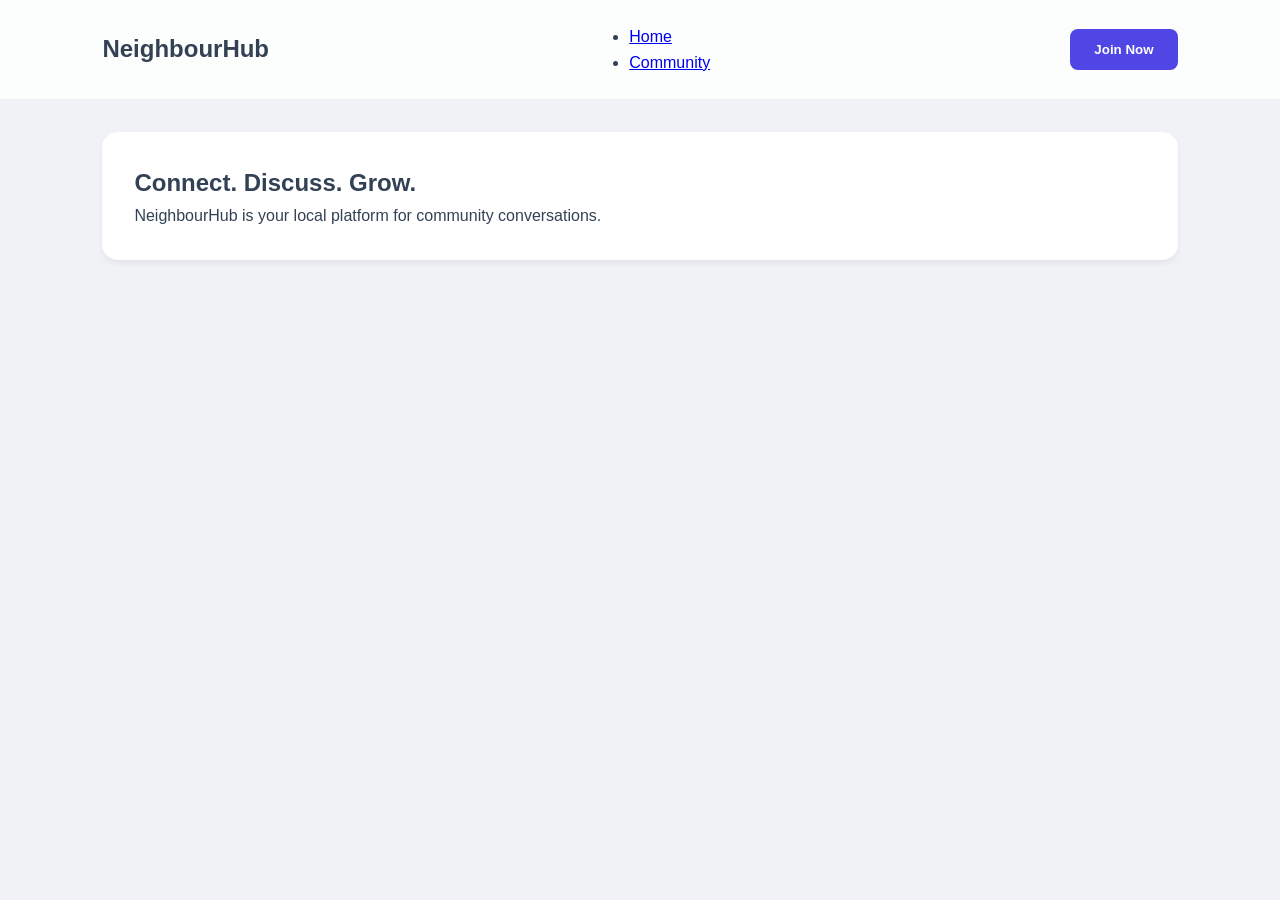
<file: index.html>
<!DOCTYPE html>
<html lang="en">
<head>
    <meta charset="UTF-8">
    <meta name="viewport" content="width=device-width, initial-scale=1.0">
    <title>NeighbourHub</title>
    <link rel="stylesheet" href="css/style.css">
</head>
<body>

    <nav>
        <div class="logo"><h2>NeighbourHub</h2></div>
        <ul>
            <li><a href="index.html">Home</a></li>
            <li><a href="feed.html">Community</a></li>
        </ul>
        <button onclick="window.location.href='feed.html'">Join Now</button>
    </nav>

    <main class="container">
        <section class="card">
            <h1>Connect. Discuss. Grow.</h1>
            <p>NeighbourHub is your local platform for community conversations.</p>
        </section>
    </main>

    <script src="js/script.js"></script>
</body>
</html>
</file>
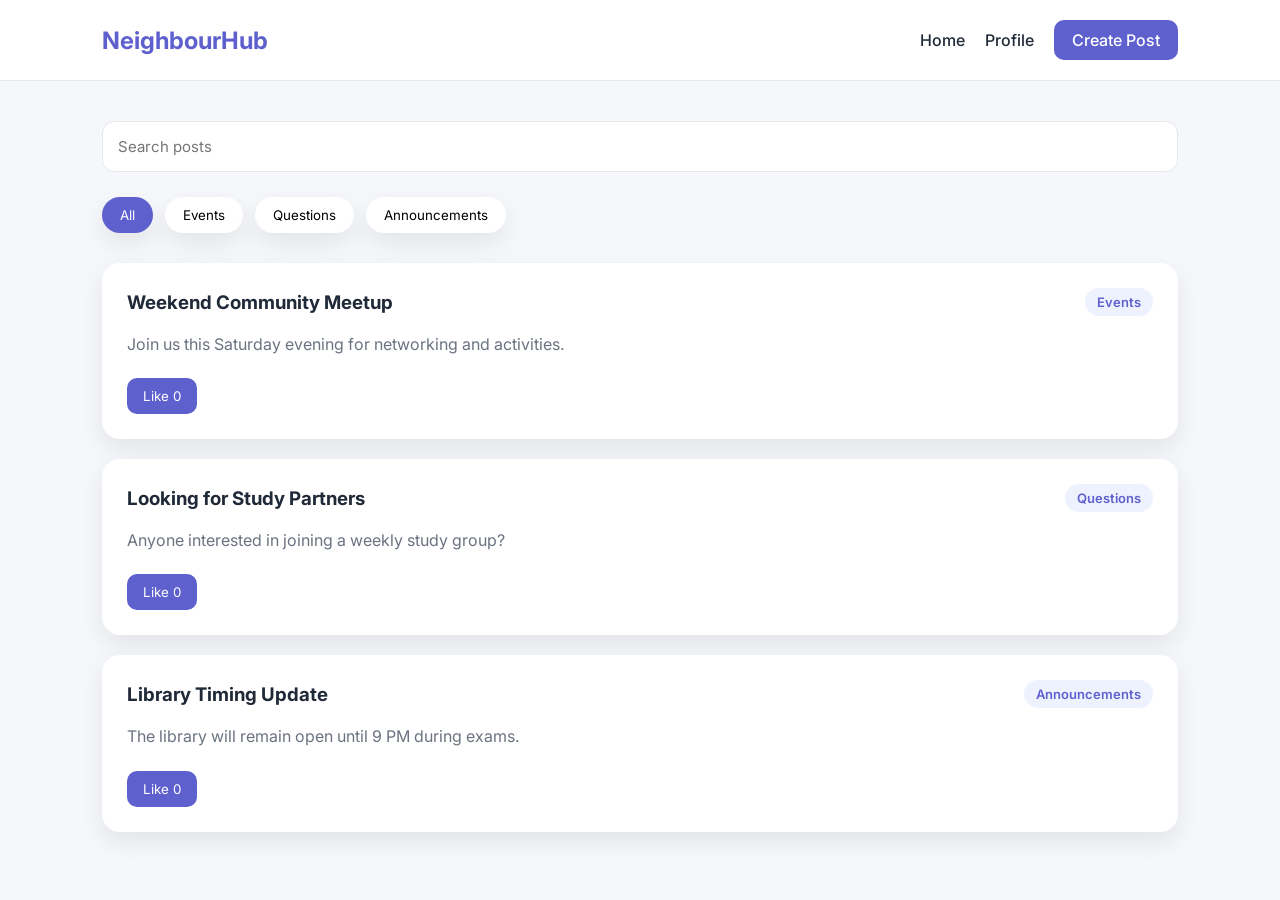
<file: feed.html>
<!DOCTYPE html>
<html lang="en">
<head>
<meta charset="UTF-8">
<meta name="viewport" content="width=device-width, initial-scale=1.0">
<title>Community Feed</title>
<link rel="preconnect" href="https://fonts.googleapis.com">
<link rel="preconnect" href="https://fonts.gstatic.com" crossorigin>
<link href="https://fonts.googleapis.com/css2?family=Inter:wght@300;400;500;600;700&display=swap" rel="stylesheet">
<link rel="stylesheet" href="css/feed.css">
</head>
<body>
<nav>
<h2>NeighbourHub</h2>

<div class="nav-links">
<a href="index.html">Home</a>
<a href="profile.html">Profile</a>
<a href="post.html" class="create-btn">Create Post</a>
</div>
</nav>

<section class="feed-container">

<div class="top-bar">
<input type="text" id="searchInput" placeholder="Search posts">
</div>

<div class="categories">
<button class="filter-btn active" data-category="all">All</button>
<button class="filter-btn" data-category="Events">Events</button>
<button class="filter-btn" data-category="Questions">Questions</button>
<button class="filter-btn" data-category="Announcements">Announcements</button>
</div>

<div id="posts"></div>

</section>

<script src="js/feed.js"></script>
</body>
</html>
</file>
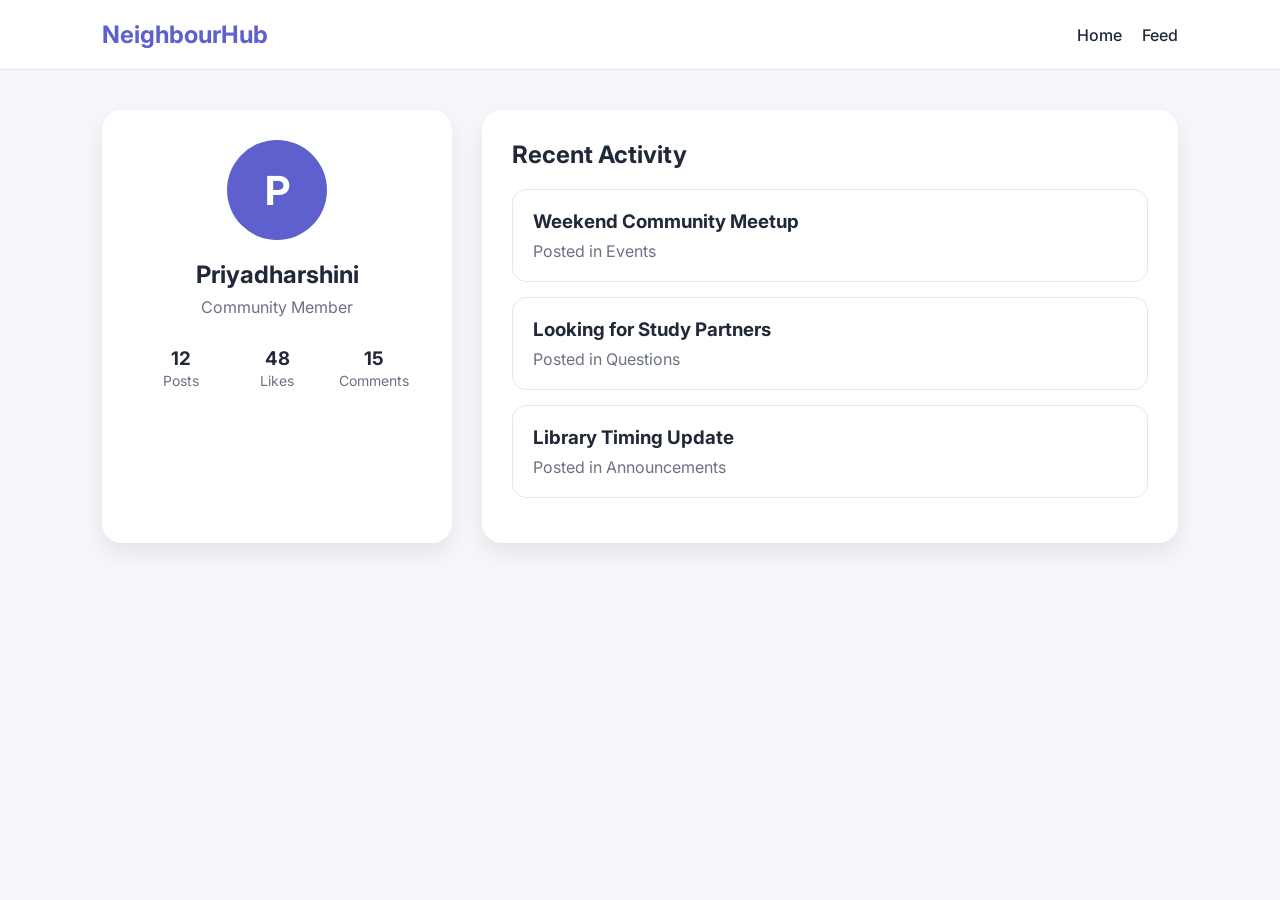
<file: profile.html>
<!DOCTYPE html>
<html lang="en">
<head>
<meta charset="UTF-8">
<meta name="viewport" content="width=device-width, initial-scale=1.0">
<title>Profile</title>
<link href="https://fonts.googleapis.com/css2?family=Inter:wght@300;400;500;600;700&display=swap" rel="stylesheet">
<link rel="stylesheet" href="css/profile.css">
</head>
<body>

<nav>
<h2>NeighbourHub</h2>

<div class="nav-links">
<a href="index.html">Home</a>
<a href="feed.html">Feed</a>
</div>
</nav>

<section class="profile-container">

<div class="profile-card">

<div class="avatar">
<h1>P</h1>
</div>

<h2>Priyadharshini</h2>

<p>Community Member</p>

<div class="stats">

<div>
<h3>12</h3>
<span>Posts</span>
</div>

<div>
<h3>48</h3>
<span>Likes</span>
</div>

<div>
<h3>15</h3>
<span>Comments</span>
</div>

</div>

</div>

<div class="recent-posts">

<h2>Recent Activity</h2>

<div class="activity-card">
<h3>Weekend Community Meetup</h3>
<p>Posted in Events</p>
</div>

<div class="activity-card">
<h3>Looking for Study Partners</h3>
<p>Posted in Questions</p>
</div>

<div class="activity-card">
<h3>Library Timing Update</h3>
<p>Posted in Announcements</p>
</div>

</div>

</section>

<script src="js/profile.js"></script>

</body>
</html>
</file>
<file: css/style.css>
* {
    margin: 0;
    padding: 0;
    box-sizing: border-box;
}

body {
    font-family: 'Inter', sans-serif;
    background-color: #f0f2f5;
    color: #334155;
    line-height: 1.6;
}

nav {
    display: flex;
    justify-content: space-between;
    align-items: center;
    padding: 1.5rem 8%;
    background: rgba(255, 255, 255, 0.8);
    backdrop-filter: blur(10px);
    position: sticky;
    top: 0;
    z-index: 1000;
    border-bottom: 1px solid rgba(0,0,0,0.05);
}

.container {
    padding: 2rem 8%;
}

.card {
    background: white;
    padding: 2rem;
    border-radius: 16px;
    box-shadow: 0 4px 6px rgba(0,0,0,0.05);
    margin-bottom: 1.5rem;
}

button {
    background: #4f46e5;
    color: white;
    border: none;
    padding: 0.8rem 1.5rem;
    border-radius: 8px;
    cursor: pointer;
    font-weight: 600;
}
</file>
<file: css/feed.css>
*{
margin:0;
padding:0;
box-sizing:border-box;
font-family:"Inter",sans-serif;
}

:root{
--bg:#f5f7fb;
--card:#ffffff;
--text:#1f2937;
--sub:#6b7280;
--primary:#5e60ce;
--border:#e5e7eb;
--shadow:0 10px 25px rgba(0,0,0,.08);
}

body{
background:var(--bg);
color:var(--text);
}

nav{
display:flex;
justify-content:space-between;
align-items:center;
padding:20px 8%;
background:#fff;
border-bottom:1px solid var(--border);
}

nav h2{
color:var(--primary);
}

.nav-links{
display:flex;
gap:20px;
align-items:center;
}

.nav-links a{
text-decoration:none;
color:var(--text);
font-weight:500;
}

.create-btn{
background:var(--primary);
color:#fff !important;
padding:10px 18px;
border-radius:10px;
}

.feed-container{
padding:40px 8%;
}

.top-bar{
margin-bottom:25px;
}

#searchInput{
width:100%;
padding:15px;
border:1px solid var(--border);
border-radius:12px;
font-size:15px;
outline:none;
}

.categories{
display:flex;
gap:12px;
margin-bottom:30px;
flex-wrap:wrap;
}

.filter-btn{
border:none;
padding:10px 18px;
border-radius:30px;
background:#fff;
cursor:pointer;
box-shadow:var(--shadow);
}

.filter-btn.active{
background:var(--primary);
color:#fff;
}

#posts{
display:flex;
flex-direction:column;
gap:20px;
}

.post-card{
background:var(--card);
padding:25px;
border-radius:18px;
box-shadow:var(--shadow);
}

.post-header{
display:flex;
justify-content:space-between;
align-items:center;
margin-bottom:15px;
}

.post-header span{
background:#eef2ff;
color:var(--primary);
padding:6px 12px;
border-radius:20px;
font-size:13px;
font-weight:600;
}

.post-card p{
line-height:1.7;
color:var(--sub);
}

.post-actions{
display:flex;
gap:12px;
margin-top:20px;
}

.post-actions button{
border:none;
padding:10px 16px;
border-radius:10px;
background:var(--primary);
color:#fff;
cursor:pointer;
}

@media(max-width:768px){

nav{
flex-direction:column;
gap:15px;
}

.post-header{
flex-direction:column;
align-items:flex-start;
gap:10px;
}

}
</file>
<file: css/profile.css>
*{
margin:0;
padding:0;
box-sizing:border-box;
font-family:"Inter",sans-serif;
}

:root{
--bg:#f5f7fb;
--card:#ffffff;
--text:#1f2937;
--sub:#6b7280;
--primary:#5e60ce;
--border:#e5e7eb;
--shadow:0 10px 25px rgba(0,0,0,.08);
}

body{
background:var(--bg);
color:var(--text);
}

nav{
display:flex;
justify-content:space-between;
align-items:center;
padding:20px 8%;
background:#fff;
border-bottom:1px solid var(--border);
}

nav h2{
color:var(--primary);
}

.nav-links{
display:flex;
gap:20px;
}

.nav-links a{
text-decoration:none;
color:var(--text);
font-weight:500;
}

.profile-container{
padding:40px 8%;
display:grid;
grid-template-columns:350px 1fr;
gap:30px;
}

.profile-card{
background:var(--card);
padding:30px;
border-radius:20px;
box-shadow:var(--shadow);
text-align:center;
}

.avatar{
width:100px;
height:100px;
margin:0 auto 20px;
background:var(--primary);
color:#fff;
border-radius:50%;
display:flex;
align-items:center;
justify-content:center;
}

.avatar h1{
font-size:40px;
}

.profile-card p{
color:var(--sub);
margin-top:8px;
}

.stats{
display:flex;
justify-content:space-between;
margin-top:30px;
}

.stats div{
flex:1;
}

.stats span{
color:var(--sub);
font-size:14px;
}

.recent-posts{
background:var(--card);
padding:30px;
border-radius:20px;
box-shadow:var(--shadow);
}

.recent-posts h2{
margin-bottom:20px;
}

.activity-card{
padding:20px;
border:1px solid var(--border);
border-radius:14px;
margin-bottom:15px;
}

.activity-card p{
margin-top:8px;
color:var(--sub);
}

@media(max-width:768px){

.profile-container{
grid-template-columns:1fr;
}

.stats{
gap:10px;
}

}
</file>
